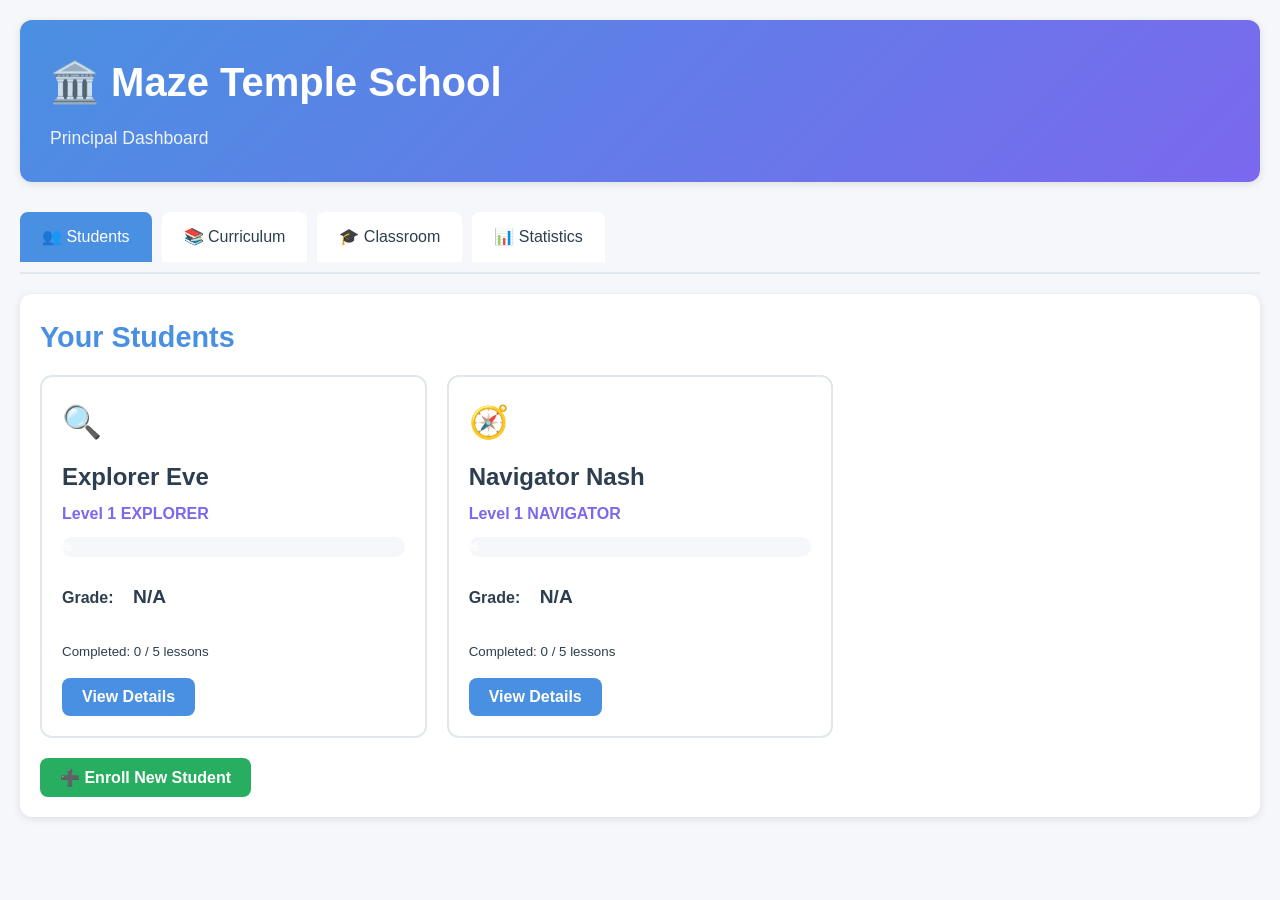
<file: v2/index.html>
<!DOCTYPE html>
<html lang="en">
<head>
    <meta charset="UTF-8">
    <meta name="viewport" content="width=device-width, initial-scale=1.0">
    <title>Maze Temple School</title>
    <link rel="stylesheet" href="ui/styles.css">
</head>
<body>
    <div id="app">
        <!-- Principal Dashboard will be rendered here -->
    </div>

    <!-- Core classes -->
    <script type="module" src="core/maze.js"></script>
    <script type="module" src="core/recorder.js"></script>
    <script type="module" src="core/agent.js"></script>
    <script type="module" src="core/specializations/explorer.js"></script>
    <script type="module" src="core/specializations/navigator.js"></script>
    <script type="module" src="core/lesson.js"></script>
    <script type="module" src="core/school.js"></script>

    <!-- Lessons -->
    <script type="module" src="lessons/kindergarten.js"></script>

    <!-- UI -->
    <script type="module" src="ui/maze-viewer.js"></script>
    <script type="module" src="ui/report-card.js"></script>
    <script type="module" src="ui/dashboard.js"></script>

    <!-- App entry point -->
    <script type="module" src="app.js"></script>
</body>
</html>
</file>
<file: v2/ui/styles.css>
/* Maze Temple School V2 Styles */

:root {
    --primary-color: #4a90e2;
    --secondary-color: #7b68ee;
    --success-color: #27ae60;
    --warning-color: #f39c12;
    --danger-color: #e74c3c;
    --bg-color: #f5f7fa;
    --card-bg: #ffffff;
    --text-color: #2c3e50;
    --border-color: #e1e8ed;
    --shadow: 0 2px 8px rgba(0,0,0,0.1);
    --shadow-hover: 0 4px 16px rgba(0,0,0,0.15);
}

* {
    margin: 0;
    padding: 0;
    box-sizing: border-box;
}

body {
    font-family: 'Segoe UI', Tahoma, Geneva, Verdana, sans-serif;
    background: var(--bg-color);
    color: var(--text-color);
    line-height: 1.6;
}

#app {
    max-width: 1400px;
    margin: 0 auto;
    padding: 20px;
}

/* Header */
.school-header {
    background: linear-gradient(135deg, var(--primary-color), var(--secondary-color));
    color: white;
    padding: 30px;
    border-radius: 12px;
    margin-bottom: 30px;
    box-shadow: var(--shadow);
}

.school-header h1 {
    font-size: 2.5em;
    margin-bottom: 10px;
}

.school-header .subtitle {
    opacity: 0.9;
    font-size: 1.1em;
}

/* Navigation */
.nav-tabs {
    display: flex;
    gap: 10px;
    margin-bottom: 20px;
    border-bottom: 2px solid var(--border-color);
    padding-bottom: 10px;
}

.nav-tab {
    padding: 10px 20px;
    background: var(--card-bg);
    border: 2px solid transparent;
    border-radius: 8px 8px 0 0;
    cursor: pointer;
    transition: all 0.3s;
    font-weight: 500;
}

.nav-tab:hover {
    background: var(--bg-color);
    border-color: var(--primary-color);
}

.nav-tab.active {
    background: var(--primary-color);
    color: white;
    border-color: var(--primary-color);
}

/* Cards */
.card {
    background: var(--card-bg);
    border-radius: 12px;
    padding: 20px;
    box-shadow: var(--shadow);
    margin-bottom: 20px;
}

.card:hover {
    box-shadow: var(--shadow-hover);
}

.card h2 {
    margin-bottom: 15px;
    color: var(--primary-color);
    font-size: 1.8em;
}

.card h3 {
    margin-bottom: 10px;
    font-size: 1.3em;
}

/* Student Roster */
.student-list {
    display: grid;
    grid-template-columns: repeat(auto-fill, minmax(300px, 1fr));
    gap: 20px;
}

.student-card {
    background: var(--card-bg);
    border-radius: 12px;
    padding: 20px;
    border: 2px solid var(--border-color);
    transition: all 0.3s;
}

.student-card:hover {
    border-color: var(--primary-color);
    transform: translateY(-2px);
}

.student-card .specialization {
    font-size: 2em;
    margin-bottom: 10px;
}

.student-card .name {
    font-size: 1.5em;
    font-weight: bold;
    margin-bottom: 5px;
}

.student-card .level {
    color: var(--secondary-color);
    font-weight: 600;
    margin-bottom: 10px;
}

.progress-bar {
    background: var(--bg-color);
    height: 20px;
    border-radius: 10px;
    overflow: hidden;
    margin: 10px 0;
}

.progress-fill {
    background: linear-gradient(90deg, var(--primary-color), var(--secondary-color));
    height: 100%;
    transition: width 0.5s ease;
    display: flex;
    align-items: center;
    justify-content: center;
    color: white;
    font-size: 0.85em;
    font-weight: bold;
}

.grade-badge {
    display: inline-block;
    padding: 5px 15px;
    border-radius: 20px;
    font-weight: bold;
    font-size: 1.2em;
}

.grade-A { background: var(--success-color); color: white; }
.grade-B { background: #3498db; color: white; }
.grade-C { background: var(--warning-color); color: white; }
.grade-D { background: #e67e22; color: white; }
.grade-F { background: var(--danger-color); color: white; }

/* Curriculum */
.curriculum-list {
    display: flex;
    flex-direction: column;
    gap: 15px;
}

.lesson-item {
    background: var(--card-bg);
    border: 2px solid var(--border-color);
    border-radius: 8px;
    padding: 15px 20px;
    display: flex;
    align-items: center;
    gap: 15px;
    cursor: pointer;
    transition: all 0.3s;
}

.lesson-item:hover {
    border-color: var(--primary-color);
    transform: translateX(5px);
}

.lesson-item.completed {
    border-color: var(--success-color);
    background: #f0fff4;
}

.lesson-item.locked {
    opacity: 0.5;
    cursor: not-allowed;
}

.lesson-status {
    font-size: 1.5em;
}

.lesson-info {
    flex: 1;
}

.lesson-name {
    font-weight: bold;
    font-size: 1.1em;
}

.lesson-difficulty {
    color: #666;
    font-size: 0.9em;
}

/* Buttons */
.btn {
    padding: 10px 20px;
    border: none;
    border-radius: 8px;
    font-size: 1em;
    font-weight: 600;
    cursor: pointer;
    transition: all 0.3s;
    display: inline-block;
    text-align: center;
}

.btn-primary {
    background: var(--primary-color);
    color: white;
}

.btn-primary:hover {
    background: #357abd;
    transform: translateY(-2px);
}

.btn-secondary {
    background: var(--secondary-color);
    color: white;
}

.btn-secondary:hover {
    background: #6554d6;
}

.btn-success {
    background: var(--success-color);
    color: white;
}

.btn-danger {
    background: var(--danger-color);
    color: white;
}

.btn-group {
    display: flex;
    gap: 10px;
    margin-top: 15px;
}

/* Maze Viewer */
.maze-viewer {
    background: var(--card-bg);
    border-radius: 12px;
    padding: 20px;
    box-shadow: var(--shadow);
}

.maze-canvas-container {
    display: flex;
    justify-content: center;
    margin: 20px 0;
    background: #f8f9fa;
    border-radius: 8px;
    padding: 20px;
}

#mazeCanvas {
    border: 2px solid var(--border-color);
    border-radius: 4px;
    max-width: 100%;
    height: auto;
}

.playback-controls {
    display: flex;
    justify-content: center;
    align-items: center;
    gap: 15px;
    margin: 20px 0;
}

.playback-controls button {
    padding: 10px 20px;
    font-size: 1.2em;
    border: none;
    background: var(--primary-color);
    color: white;
    border-radius: 8px;
    cursor: pointer;
    transition: all 0.3s;
}

.playback-controls button:hover {
    background: #357abd;
}

.playback-controls button:disabled {
    background: #ccc;
    cursor: not-allowed;
}

.step-info {
    text-align: center;
    font-size: 1.1em;
    color: #666;
    margin: 10px 0;
}

.decision-info {
    background: #f8f9fa;
    padding: 15px;
    border-radius: 8px;
    margin: 15px 0;
    border-left: 4px solid var(--primary-color);
}

.decision-info .reasoning {
    font-style: italic;
    color: #555;
}

.decision-info .confidence {
    margin-top: 10px;
    font-size: 0.9em;
    color: #777;
}

/* Report Card */
.report-card {
    background: var(--card-bg);
    border-radius: 12px;
    padding: 25px;
    box-shadow: var(--shadow);
}

.report-header {
    border-bottom: 2px solid var(--border-color);
    padding-bottom: 15px;
    margin-bottom: 20px;
}

.report-metrics {
    display: grid;
    grid-template-columns: repeat(auto-fit, minmax(200px, 1fr));
    gap: 15px;
    margin: 20px 0;
}

.metric {
    background: #f8f9fa;
    padding: 15px;
    border-radius: 8px;
    text-align: center;
}

.metric-label {
    color: #666;
    font-size: 0.9em;
    margin-bottom: 5px;
}

.metric-value {
    font-size: 2em;
    font-weight: bold;
    color: var(--primary-color);
}

.success-badge {
    display: inline-block;
    padding: 8px 20px;
    border-radius: 20px;
    font-weight: bold;
    margin-top: 10px;
}

.success-badge.success {
    background: var(--success-color);
    color: white;
}

.success-badge.failure {
    background: var(--danger-color);
    color: white;
}

/* Forms */
.form-group {
    margin-bottom: 20px;
}

.form-group label {
    display: block;
    margin-bottom: 5px;
    font-weight: 600;
}

.form-group input,
.form-group select {
    width: 100%;
    padding: 10px;
    border: 2px solid var(--border-color);
    border-radius: 8px;
    font-size: 1em;
}

.form-group input:focus,
.form-group select:focus {
    outline: none;
    border-color: var(--primary-color);
}

/* Utilities */
.hidden {
    display: none !important;
}

.text-center {
    text-align: center;
}

.mt-20 {
    margin-top: 20px;
}

.mb-20 {
    margin-bottom: 20px;
}

/* Responsive */
@media (max-width: 768px) {
    .school-header h1 {
        font-size: 2em;
    }

    .student-list {
        grid-template-columns: 1fr;
    }

    .report-metrics {
        grid-template-columns: 1fr;
    }

    .nav-tabs {
        flex-wrap: wrap;
    }
}
</file>
